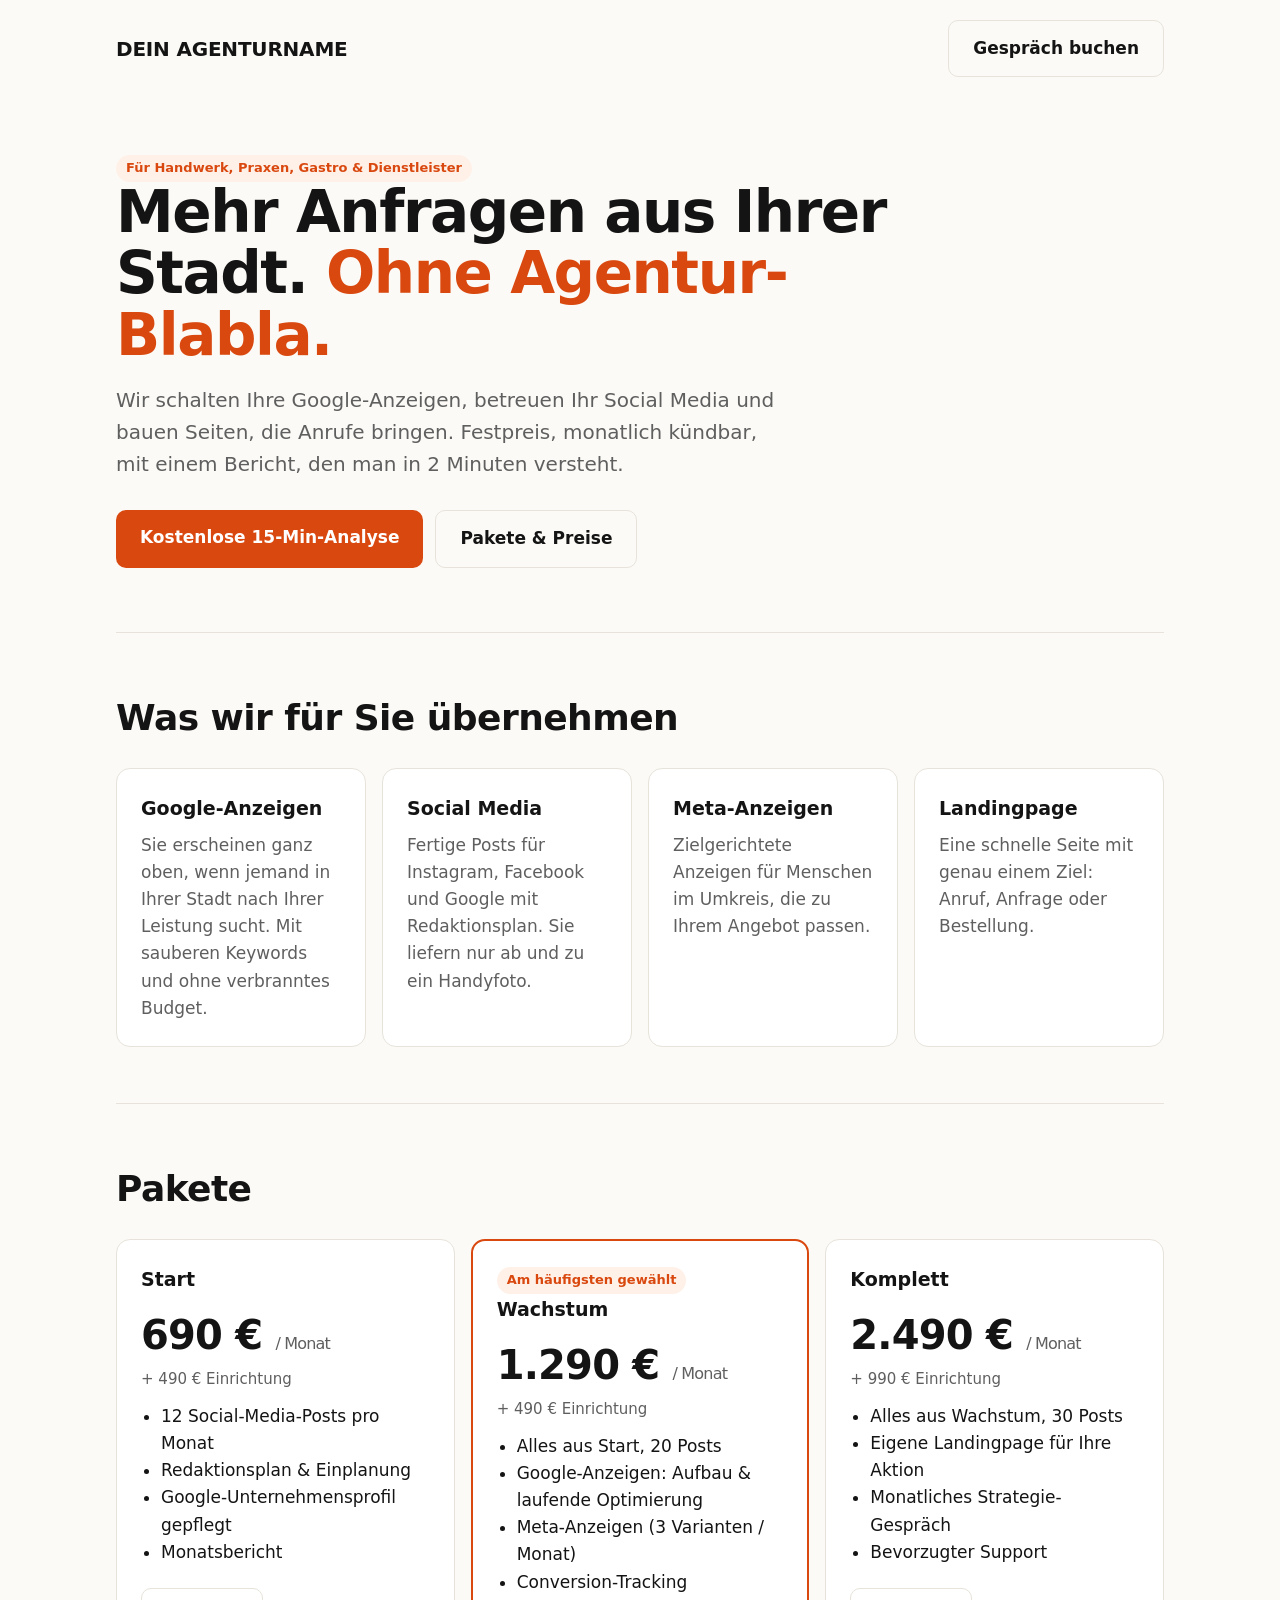
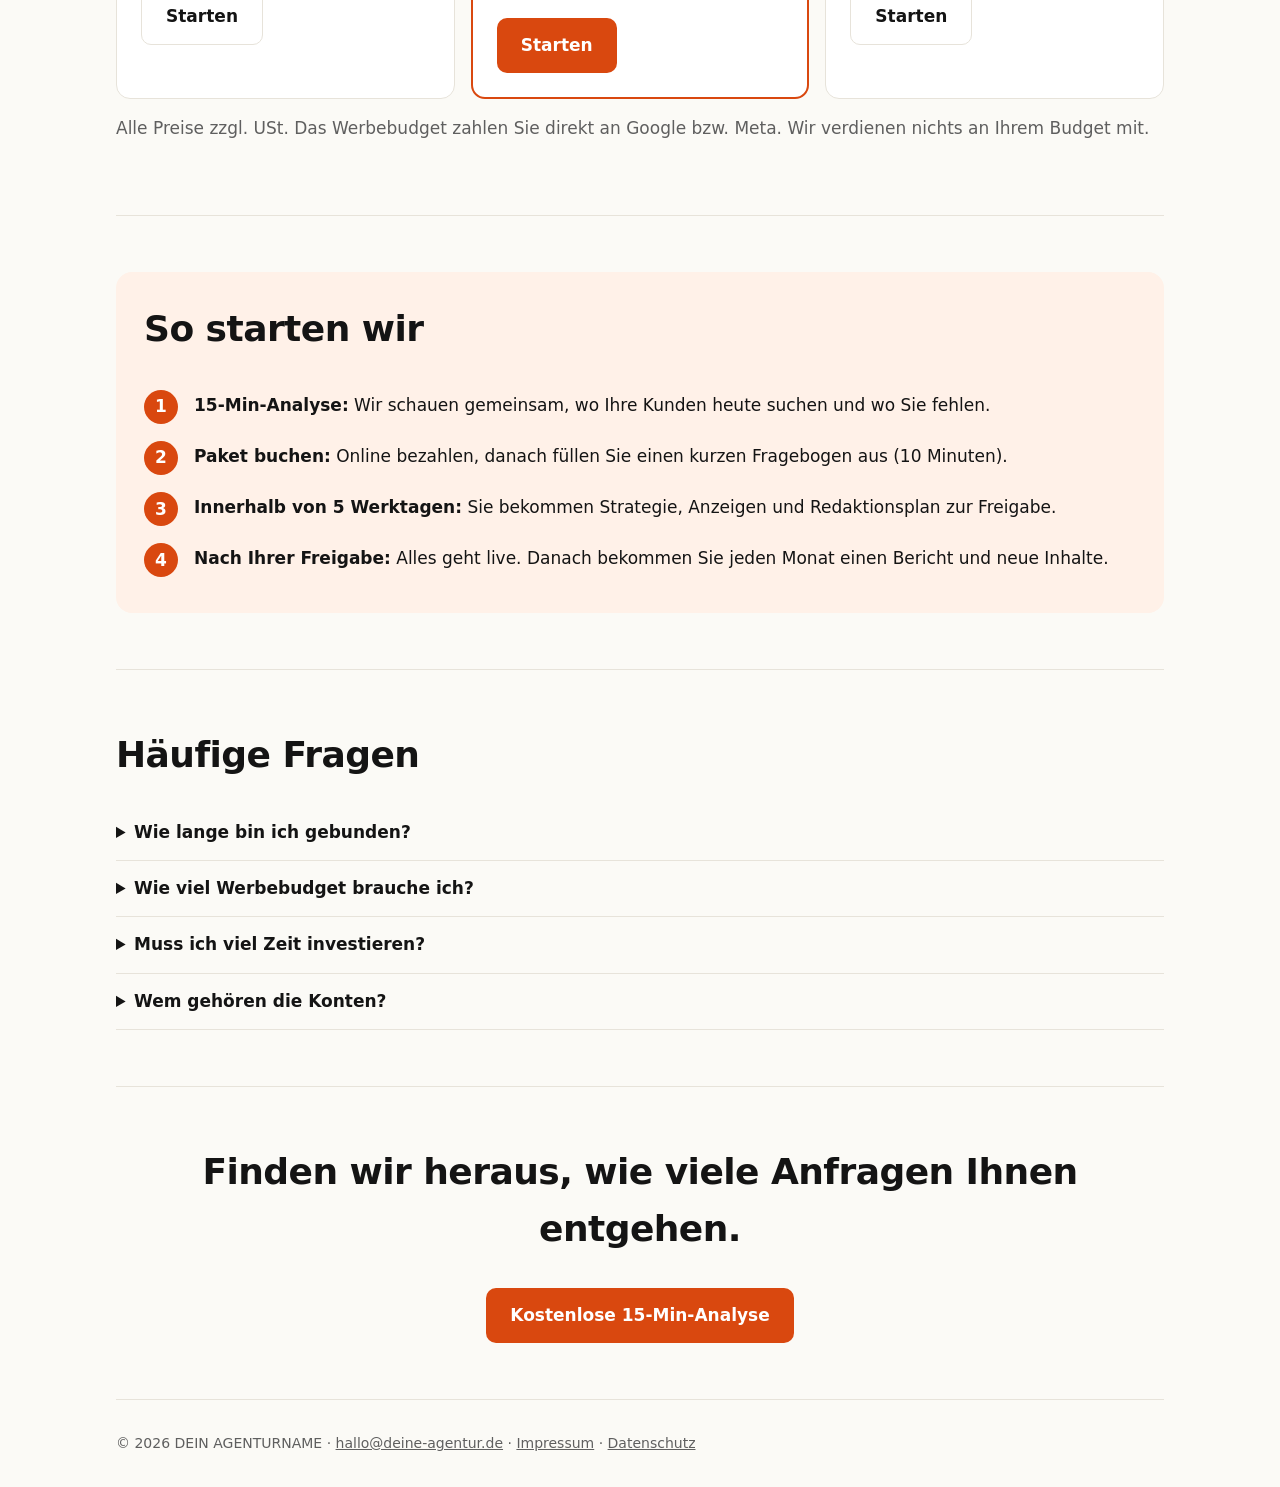
<file: agentur/website/index.html>
<!doctype html>
<html lang="de">
<head>
<meta charset="utf-8">
<meta name="viewport" content="width=device-width,initial-scale=1">
<title>DEIN AGENTURNAME · Werbung für lokale Betriebe</title>
<meta name="description" content="Google-Anzeigen, Social Media und Landingpages für lokale Betriebe. Monatlich kündbar, mit ehrlichem Monatsbericht.">
<style>
/* Alle Stellen mit "ANPASSEN" ersetzen: Name, Links, Kontakt */
:root{--bg:#fbfaf6;--fg:#141414;--m:#5f5f5f;--c:#fff;--l:#e7e3da;--a:#d9480f;--af:#fff;--soft:#fff1e8}
@media (prefers-color-scheme:dark){:root{--bg:#111;--fg:#f0f0f0;--m:#a3a3a3;--c:#1b1b1b;--l:#2d2d2d;--a:#ff8a4c;--af:#1a0b03;--soft:#2a1810}}
*{box-sizing:border-box}
body{margin:0;background:var(--bg);color:var(--fg);font:17px/1.6 system-ui,-apple-system,Segoe UI,Roboto,sans-serif}
.w{max-width:1080px;margin:auto;padding:0 16px}
nav{display:flex;justify-content:space-between;align-items:center;padding:20px 0;gap:12px}
nav b{font-size:20px;letter-spacing:-.01em}
header{padding:56px 0 64px}
h1{font-size:clamp(32px,5.4vw,58px);line-height:1.06;margin:0 0 18px;letter-spacing:-.025em;max-width:820px}
h1 em{font-style:normal;color:var(--a)}
h2{font-size:clamp(25px,3.6vw,36px);margin:0 0 22px;letter-spacing:-.015em}
.lead{font-size:20px;color:var(--m);max-width:660px;margin:0}
.btn{display:inline-block;background:var(--a);color:var(--af);padding:14px 24px;border-radius:10px;text-decoration:none;font-weight:650}
.btn.alt{background:transparent;color:var(--fg);border:1px solid var(--l)}
.cta{display:flex;gap:12px;flex-wrap:wrap;margin-top:30px}
section{padding:56px 0;border-top:1px solid var(--l)}
.g{display:grid;gap:16px;grid-template-columns:repeat(auto-fit,minmax(240px,1fr))}
.c{background:var(--c);border:1px solid var(--l);border-radius:14px;padding:24px}
.c h3{margin:0 0 8px;font-size:19px}
.c p{margin:0;color:var(--m)}
.price{font-size:40px;font-weight:750;margin:6px 0 0;letter-spacing:-.02em}
.price small{font-size:16px;font-weight:500;color:var(--m)}
.setup{color:var(--m);font-size:15px;margin-bottom:12px}
.c ul{padding-left:20px;margin:12px 0 22px}
.hi{border:2px solid var(--a)}
.tag{display:inline-block;font-size:13px;background:var(--soft);color:var(--a);padding:3px 10px;border-radius:99px;font-weight:600}
.band{background:var(--soft);border-radius:16px;padding:28px}
.steps{counter-reset:s;list-style:none;padding:0;margin:0}
.steps li{counter-increment:s;padding:12px 0 12px 50px;position:relative}
.steps li:before{content:counter(s);position:absolute;left:0;top:10px;width:34px;height:34px;border-radius:50%;background:var(--a);color:var(--af);display:grid;place-items:center;font-weight:700}
details{border-bottom:1px solid var(--l);padding:14px 0}summary{cursor:pointer;font-weight:600}
details p{color:var(--m);margin:8px 0 0}
footer{padding:32px 0;color:var(--m);font-size:14px;border-top:1px solid var(--l)}
footer a{color:var(--m)}
</style>
</head>
<body>
<div class="w">
<nav>
  <b>DEIN AGENTURNAME</b><!-- ANPASSEN -->
  <a class="btn alt" href="https://cal.com/DEIN-NAME/15min">Gespräch buchen</a><!-- ANPASSEN -->
</nav>

<header>
  <span class="tag">Für Handwerk, Praxen, Gastro &amp; Dienstleister</span>
  <h1>Mehr Anfragen aus Ihrer Stadt. <em>Ohne Agentur-Blabla.</em></h1>
  <p class="lead">Wir schalten Ihre Google-Anzeigen, betreuen Ihr Social Media und bauen Seiten, die Anrufe bringen. Festpreis, monatlich kündbar, mit einem Bericht, den man in 2 Minuten versteht.</p>
  <div class="cta">
    <a class="btn" href="https://cal.com/DEIN-NAME/15min">Kostenlose 15-Min-Analyse</a><!-- ANPASSEN -->
    <a class="btn alt" href="#pakete">Pakete &amp; Preise</a>
  </div>
</header>

<section>
  <h2>Was wir für Sie übernehmen</h2>
  <div class="g">
    <div class="c"><h3>Google-Anzeigen</h3><p>Sie erscheinen ganz oben, wenn jemand in Ihrer Stadt nach Ihrer Leistung sucht. Mit sauberen Keywords und ohne verbranntes Budget.</p></div>
    <div class="c"><h3>Social Media</h3><p>Fertige Posts für Instagram, Facebook und Google mit Redaktionsplan. Sie liefern nur ab und zu ein Handyfoto.</p></div>
    <div class="c"><h3>Meta-Anzeigen</h3><p>Zielgerichtete Anzeigen für Menschen im Umkreis, die zu Ihrem Angebot passen.</p></div>
    <div class="c"><h3>Landingpage</h3><p>Eine schnelle Seite mit genau einem Ziel: Anruf, Anfrage oder Bestellung.</p></div>
  </div>
</section>

<section id="pakete">
  <h2>Pakete</h2>
  <div class="g">
    <div class="c">
      <h3>Start</h3><div class="price">690 € <small>/ Monat</small></div><div class="setup">+ 490 € Einrichtung</div>
      <ul><li>12 Social-Media-Posts pro Monat</li><li>Redaktionsplan &amp; Einplanung</li><li>Google-Unternehmensprofil gepflegt</li><li>Monatsbericht</li></ul>
      <a class="btn alt" href="https://buy.stripe.com/DEIN-LINK-START">Starten</a><!-- ANPASSEN -->
    </div>
    <div class="c hi">
      <span class="tag">Am häufigsten gewählt</span>
      <h3>Wachstum</h3><div class="price">1.290 € <small>/ Monat</small></div><div class="setup">+ 490 € Einrichtung</div>
      <ul><li>Alles aus Start, 20 Posts</li><li>Google-Anzeigen: Aufbau &amp; laufende Optimierung</li><li>Meta-Anzeigen (3 Varianten / Monat)</li><li>Conversion-Tracking</li></ul>
      <a class="btn" href="https://buy.stripe.com/DEIN-LINK-WACHSTUM">Starten</a><!-- ANPASSEN -->
    </div>
    <div class="c">
      <h3>Komplett</h3><div class="price">2.490 € <small>/ Monat</small></div><div class="setup">+ 990 € Einrichtung</div>
      <ul><li>Alles aus Wachstum, 30 Posts</li><li>Eigene Landingpage für Ihre Aktion</li><li>Monatliches Strategie-Gespräch</li><li>Bevorzugter Support</li></ul>
      <a class="btn alt" href="https://buy.stripe.com/DEIN-LINK-KOMPLETT">Starten</a><!-- ANPASSEN -->
    </div>
  </div>
  <p style="color:var(--m);margin-top:16px">Alle Preise zzgl. USt. Das Werbebudget zahlen Sie direkt an Google bzw. Meta. Wir verdienen nichts an Ihrem Budget mit.</p>
</section>

<section>
  <div class="band">
    <h2>So starten wir</h2>
    <ol class="steps">
      <li><b>15-Min-Analyse:</b> Wir schauen gemeinsam, wo Ihre Kunden heute suchen und wo Sie fehlen.</li>
      <li><b>Paket buchen:</b> Online bezahlen, danach füllen Sie einen kurzen Fragebogen aus (10 Minuten).</li>
      <li><b>Innerhalb von 5 Werktagen:</b> Sie bekommen Strategie, Anzeigen und Redaktionsplan zur Freigabe.</li>
      <li><b>Nach Ihrer Freigabe:</b> Alles geht live. Danach bekommen Sie jeden Monat einen Bericht und neue Inhalte.</li>
    </ol>
  </div>
</section>

<section>
  <h2>Häufige Fragen</h2>
  <details><summary>Wie lange bin ich gebunden?</summary><p>Gar nicht. Die Pakete sind monatlich kündbar. Wir wollen Sie mit Ergebnissen halten, nicht mit Verträgen.</p></details>
  <details><summary>Wie viel Werbebudget brauche ich?</summary><p>Für lokale Betriebe reichen meist 300–800 € pro Monat. Wir empfehlen in der Analyse eine Summe, die zu Ihrem Ziel passt.</p></details>
  <details><summary>Muss ich viel Zeit investieren?</summary><p>Etwa 30 Minuten im Monat: Inhalte freigeben und gelegentlich Fotos schicken.</p></details>
  <details><summary>Wem gehören die Konten?</summary><p>Ihnen. Google-, Meta- und Social-Media-Konten laufen auf Ihren Namen, und wir bekommen nur Zugriff.</p></details>
</section>

<section style="text-align:center">
  <h2>Finden wir heraus, wie viele Anfragen Ihnen entgehen.</h2>
  <div class="cta" style="justify-content:center"><a class="btn" href="https://cal.com/DEIN-NAME/15min">Kostenlose 15-Min-Analyse</a></div><!-- ANPASSEN -->
</section>

<footer>
  <!-- ANPASSEN: Impressum + Datenschutz sind Pflicht -->
  © 2026 DEIN AGENTURNAME · <a href="mailto:hallo@deine-agentur.de">hallo@deine-agentur.de</a> · <a href="impressum.html">Impressum</a> · <a href="datenschutz.html">Datenschutz</a>
</footer>
</div>
</body>
</html>
</file>
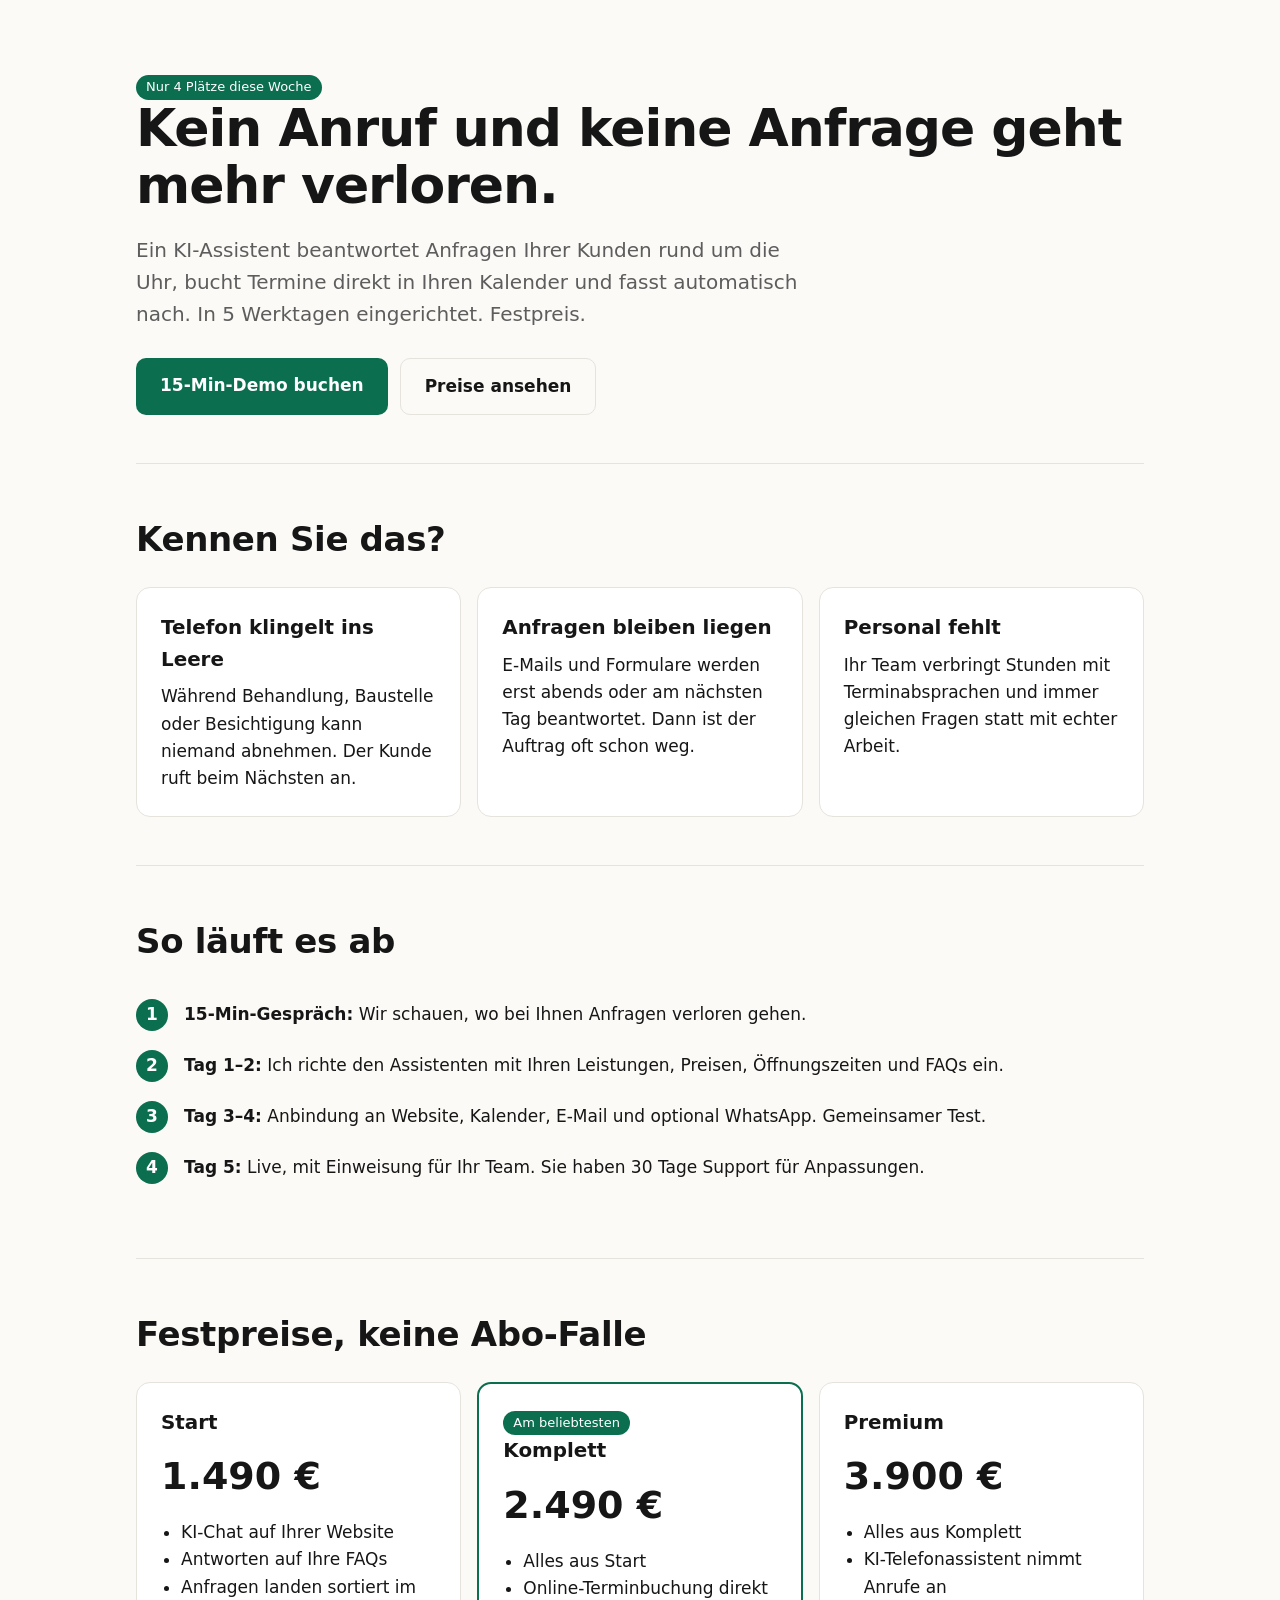
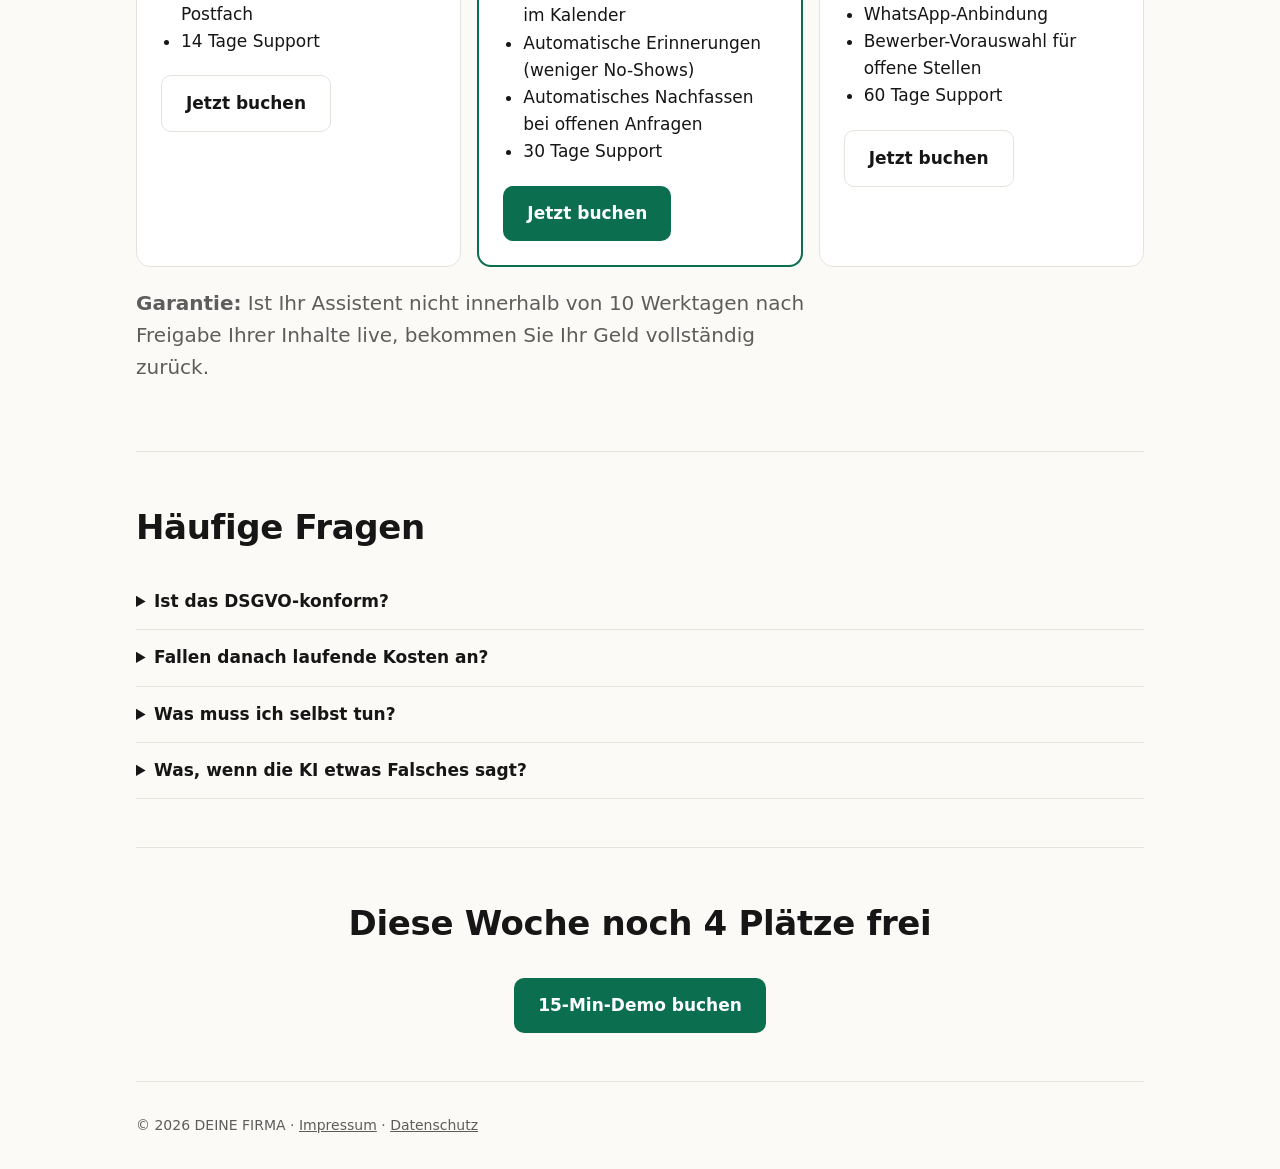
<file: ki-sprint/landingpage/index.html>
<!doctype html>
<html lang="de">
<head>
<meta charset="utf-8">
<meta name="viewport" content="width=device-width,initial-scale=1">
<title>KI-Assistent für Ihren Betrieb · in 5 Tagen live</title>
<meta name="description" content="Kein Anruf, keine Anfrage geht mehr verloren: KI-Assistent beantwortet Anfragen rund um die Uhr, bucht Termine und fasst automatisch nach. Festpreis, in 5 Werktagen live.">
<style>
/* ======= HIER ANPASSEN: Links unten im HTML suchen nach "ANPASSEN" ======= */
:root{--bg:#fbfaf7;--fg:#161616;--muted:#5d5d5d;--card:#fff;--line:#e6e3dc;--acc:#0b6e4f;--accfg:#fff}
@media (prefers-color-scheme:dark){:root{--bg:#121212;--fg:#efefef;--muted:#a0a0a0;--card:#1c1c1c;--line:#2c2c2c;--acc:#35c38f;--accfg:#06140f}}
*{box-sizing:border-box}
body{margin:0;background:var(--bg);color:var(--fg);font:17px/1.6 system-ui,-apple-system,Segoe UI,Roboto,sans-serif}
.w{max-width:1040px;margin:auto;padding:0 16px}
header{padding:72px 0 48px}
h1{font-size:clamp(30px,5vw,52px);line-height:1.1;margin:0 0 16px;letter-spacing:-.02em}
h2{font-size:clamp(24px,3.5vw,34px);margin:0 0 20px;letter-spacing:-.01em}
.lead{font-size:20px;color:var(--muted);max-width:680px}
.btn{display:inline-block;background:var(--acc);color:var(--accfg);padding:14px 24px;border-radius:10px;text-decoration:none;font-weight:600}
.btn.alt{background:transparent;color:var(--fg);border:1px solid var(--line)}
.cta{display:flex;gap:12px;flex-wrap:wrap;margin-top:28px}
section{padding:48px 0;border-top:1px solid var(--line)}
.g{display:grid;gap:16px;grid-template-columns:repeat(auto-fit,minmax(250px,1fr))}
.c{background:var(--card);border:1px solid var(--line);border-radius:14px;padding:24px}
.c h3{margin:0 0 8px}
.price{font-size:38px;font-weight:700;margin:8px 0}
.c ul{padding-left:20px;margin:12px 0 20px}
.hi{border:2px solid var(--acc)}
.tag{display:inline-block;font-size:13px;background:var(--acc);color:var(--accfg);padding:2px 10px;border-radius:99px}
.steps{counter-reset:s;list-style:none;padding:0}
.steps li{counter-increment:s;padding:12px 0 12px 48px;position:relative}
.steps li:before{content:counter(s);position:absolute;left:0;top:10px;width:32px;height:32px;border-radius:50%;background:var(--acc);color:var(--accfg);display:grid;place-items:center;font-weight:700}
details{border-bottom:1px solid var(--line);padding:14px 0}summary{cursor:pointer;font-weight:600}
footer{padding:32px 0;color:var(--muted);font-size:14px;border-top:1px solid var(--line)}
footer a{color:var(--muted)}
</style>
</head>
<body>
<div class="w">
<header>
  <span class="tag">Nur 4 Plätze diese Woche</span>
  <h1>Kein Anruf und keine Anfrage geht mehr verloren.</h1>
  <p class="lead">Ein KI-Assistent beantwortet Anfragen Ihrer Kunden rund um die Uhr, bucht Termine direkt in Ihren Kalender und fasst automatisch nach. In 5 Werktagen eingerichtet. Festpreis.</p>
  <div class="cta">
    <!-- ANPASSEN: Buchungslink (Cal.com / Calendly) -->
    <a class="btn" href="https://cal.com/DEIN-NAME/15min">15-Min-Demo buchen</a>
    <a class="btn alt" href="#preise">Preise ansehen</a>
  </div>
</header>

<section>
  <h2>Kennen Sie das?</h2>
  <div class="g">
    <div class="c"><h3>Telefon klingelt ins Leere</h3>Während Behandlung, Baustelle oder Besichtigung kann niemand abnehmen. Der Kunde ruft beim Nächsten an.</div>
    <div class="c"><h3>Anfragen bleiben liegen</h3>E-Mails und Formulare werden erst abends oder am nächsten Tag beantwortet. Dann ist der Auftrag oft schon weg.</div>
    <div class="c"><h3>Personal fehlt</h3>Ihr Team verbringt Stunden mit Terminabsprachen und immer gleichen Fragen statt mit echter Arbeit.</div>
  </div>
</section>

<section>
  <h2>So läuft es ab</h2>
  <ol class="steps">
    <li><b>15-Min-Gespräch:</b> Wir schauen, wo bei Ihnen Anfragen verloren gehen.</li>
    <li><b>Tag 1–2:</b> Ich richte den Assistenten mit Ihren Leistungen, Preisen, Öffnungszeiten und FAQs ein.</li>
    <li><b>Tag 3–4:</b> Anbindung an Website, Kalender, E-Mail und optional WhatsApp. Gemeinsamer Test.</li>
    <li><b>Tag 5:</b> Live, mit Einweisung für Ihr Team. Sie haben 30 Tage Support für Anpassungen.</li>
  </ol>
</section>

<section id="preise">
  <h2>Festpreise, keine Abo-Falle</h2>
  <div class="g">
    <div class="c">
      <h3>Start</h3><div class="price">1.490 €</div>
      <ul><li>KI-Chat auf Ihrer Website</li><li>Antworten auf Ihre FAQs</li><li>Anfragen landen sortiert im Postfach</li><li>14 Tage Support</li></ul>
      <!-- ANPASSEN: Stripe Payment Link -->
      <a class="btn alt" href="https://buy.stripe.com/DEIN-LINK-START">Jetzt buchen</a>
    </div>
    <div class="c hi">
      <span class="tag">Am beliebtesten</span>
      <h3>Komplett</h3><div class="price">2.490 €</div>
      <ul><li>Alles aus Start</li><li>Online-Terminbuchung direkt im Kalender</li><li>Automatische Erinnerungen (weniger No-Shows)</li><li>Automatisches Nachfassen bei offenen Anfragen</li><li>30 Tage Support</li></ul>
      <!-- ANPASSEN: Stripe Payment Link -->
      <a class="btn" href="https://buy.stripe.com/DEIN-LINK-KOMPLETT">Jetzt buchen</a>
    </div>
    <div class="c">
      <h3>Premium</h3><div class="price">3.900 €</div>
      <ul><li>Alles aus Komplett</li><li>KI-Telefonassistent nimmt Anrufe an</li><li>WhatsApp-Anbindung</li><li>Bewerber-Vorauswahl für offene Stellen</li><li>60 Tage Support</li></ul>
      <!-- ANPASSEN: Stripe Payment Link -->
      <a class="btn alt" href="https://buy.stripe.com/DEIN-LINK-PREMIUM">Jetzt buchen</a>
    </div>
  </div>
  <p class="lead" style="margin-top:20px"><b>Garantie:</b> Ist Ihr Assistent nicht innerhalb von 10 Werktagen nach Freigabe Ihrer Inhalte live, bekommen Sie Ihr Geld vollständig zurück.</p>
</section>

<section>
  <h2>Häufige Fragen</h2>
  <details><summary>Ist das DSGVO-konform?</summary><p>Ja. Wir nutzen Anbieter mit Auftragsverarbeitungsvertrag und Servern in der EU, wo möglich. Für Praxen werden keine Gesundheitsdaten im Chat abgefragt.</p></details>
  <details><summary>Fallen danach laufende Kosten an?</summary><p>Nur die Gebühren der genutzten Tools (meist 20–80 € pro Monat), direkt beim Anbieter und auf Ihren Namen. Von mir gibt es kein Pflicht-Abo.</p></details>
  <details><summary>Was muss ich selbst tun?</summary><p>Ein 45-minütiges Gespräch, in dem Sie mir Leistungen, Preise und typische Fragen nennen. Den Rest übernehme ich.</p></details>
  <details><summary>Was, wenn die KI etwas Falsches sagt?</summary><p>Der Assistent antwortet nur auf Basis Ihrer freigegebenen Inhalte und übergibt alles Unklare an Ihr Team.</p></details>
</section>

<section style="text-align:center">
  <h2>Diese Woche noch 4 Plätze frei</h2>
  <div class="cta" style="justify-content:center"><a class="btn" href="https://cal.com/DEIN-NAME/15min">15-Min-Demo buchen</a></div>
</section>

<footer>
  <!-- ANPASSEN: Impressum + Datenschutz sind in Deutschland Pflicht -->
  © 2026 DEINE FIRMA · <a href="impressum.html">Impressum</a> · <a href="datenschutz.html">Datenschutz</a>
</footer>
</div>
</body>
</html>
</file>
